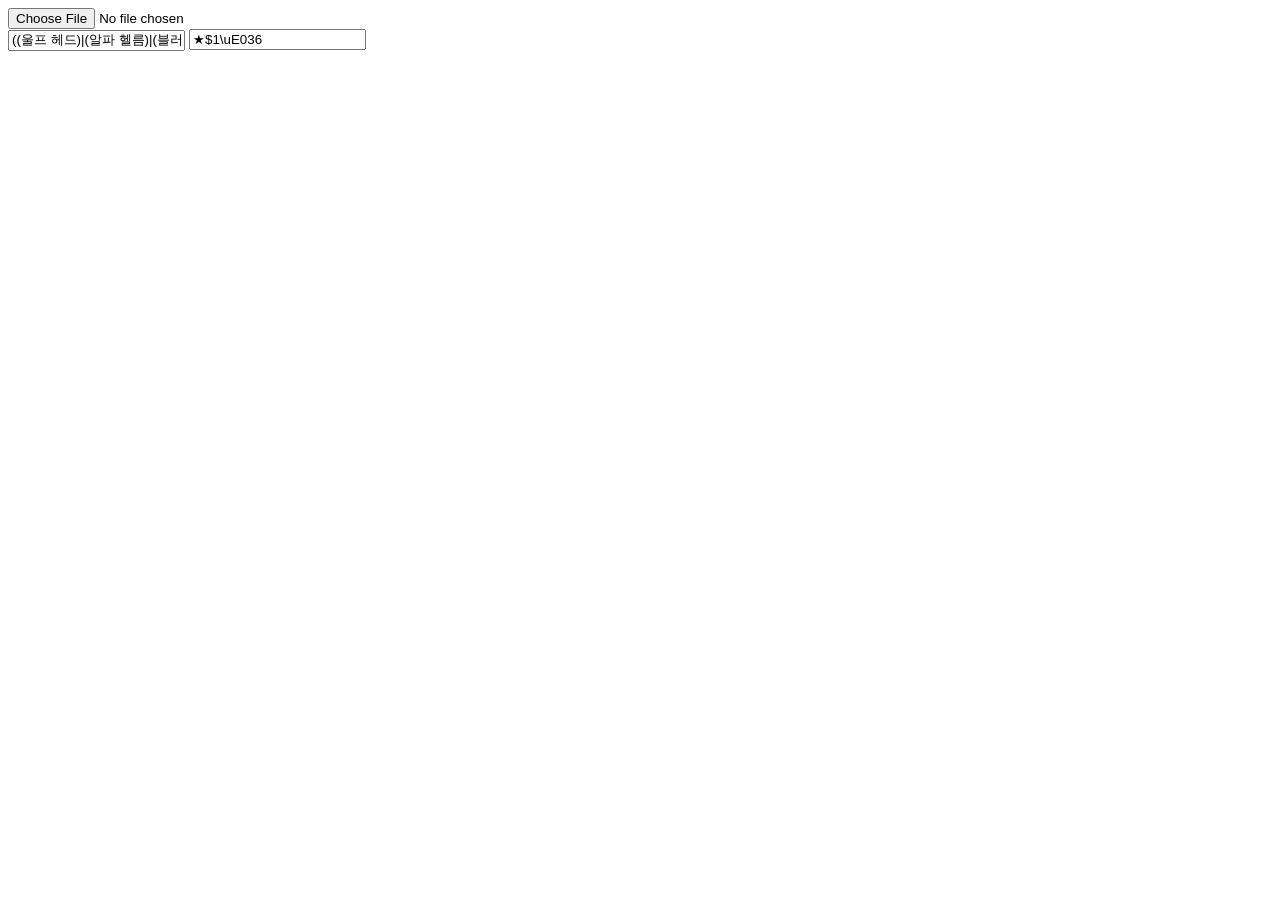
<file: item-names.json_edit.html>
<!DOCTYPE html>
<html>

<head>
    <title>item-names.json 편집기</title>
</head>

<body>
    <input type="file" onchange="loadFile(this.files[0])" accept=".json" required>
    <br>
    <input type="text" id="findtext"
        value='((울프 헤드)|(알파 헬름)|(블러드 스피리트)|(호크 헬름)|(그리폰 헤드레스)|(선 스피리트)|(앤틀러스)|(헌터스 가이즈)|(어스 스피리트)|(팔콘 마스크)|(세이크리드 페더스)|(스카이 스피리트)|(스피리트 마스크)|(토테믹 마스크)|(드림 스피리트))' />
    <input type="text" id="chgtext" value='★$1\uE036' />
    <pre id="output"></pre>
    <pre id="output_change"></pre>
    <script>
        async function loadFile(file) {
            let text = await file.text();
            let findt = document.querySelector("input#findtext").value;
            let chgt = document.querySelector("input#chgtext").value;
            console.log(findt)
            console.log(chgt)
            text = text.replaceAll(new RegExp(`${findt}`, 'g'), chgt)
            console.log(text)
            document.getElementById('output').textContent = text;
            saveToFile_Chrome('item-names.json', text)
        }
        function saveToFile_Chrome(fileName, content) {
            var blob = new Blob([content], { type: 'text/plain' });
            objURL = window.URL.createObjectURL(blob);

            // 이전에 생성된 메모리 해제
            if (window.__Xr_objURL_forCreatingFile__) {
                window.URL.revokeObjectURL(window.__Xr_objURL_forCreatingFile__);
            }
            window.__Xr_objURL_forCreatingFile__ = objURL;
            var a = document.createElement('a');
            a.download = fileName;
            a.href = objURL;
            a.click();
        } 
    </script>
</body>

</html>
</file>
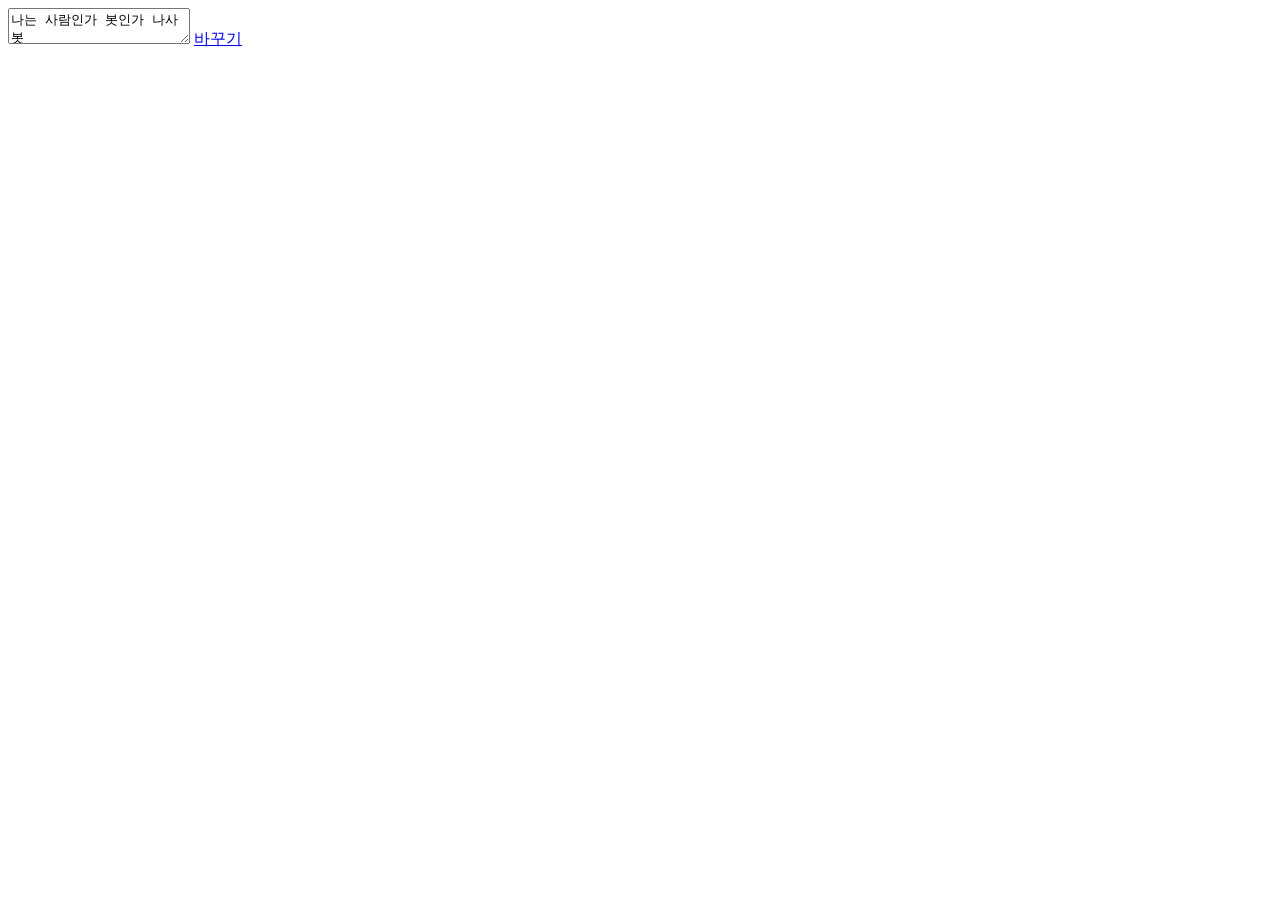
<file: test.html>
<html>
<script>
function cho_hangul(str) {
cho = ["ㄱ","ㄲ","ㄴ","ㄷ","ㄸ","ㄹ","ㅁ","ㅂ","ㅃ","ㅅ","ㅆ","ㅇ","ㅈ","ㅉ","ㅊ","ㅋ","ㅌ","ㅍ","ㅎ"];
result = "";
for(i=0;i<str.length;i++) {
    code = str.charCodeAt(i)-44032;
    if(code>-1 && code<11172) result += cho[Math.floor(code/588)];
    else result += str.charAt(i);
}
return " - " + result;
}
function lp(){
    //줄 바꿈 문자를 기준으로 textarea 문자열을 분리
var txtBox = document.getElementById("inputbox");
var lines = txtBox.value.split("\n");

//내용을 HTML 버전으로 변경
var resultString  = "<p>";
for (var i = 0; i < lines.length; i++) {
resultString +=  lines[i]  +  cho_hangul(lines[i]) + "<br>";
}
resultString += "</p>";

//페이지에 출력
var   blk   = document.getElementById("result");
blk.innerHTML  =  resultString; 
}
</script>
<body>

<textarea id="inputbox" onchange="lp()">
나는 사람인가 봇인가 나사봇
</textarea>
<a href="javascript:lp();">바꾸기</a>

<div id="result"></div>
</body>
</html>
</file>
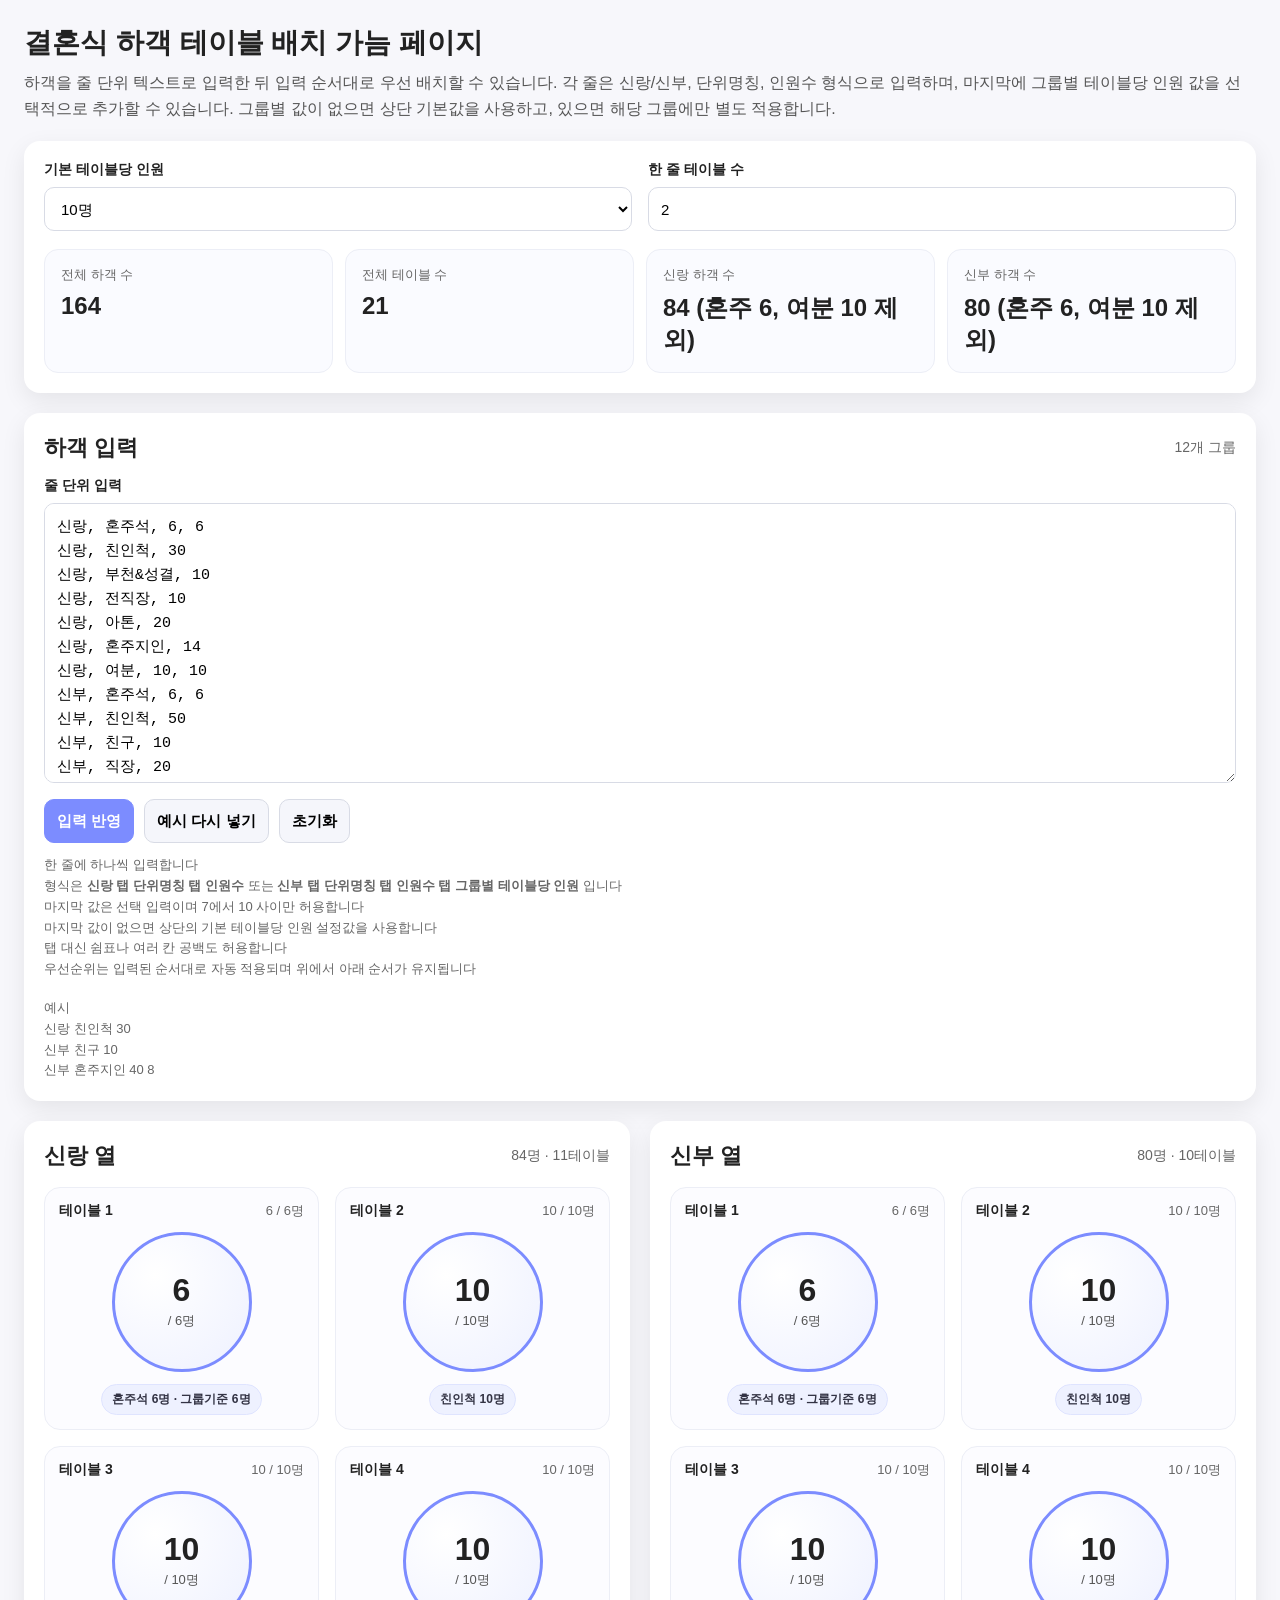
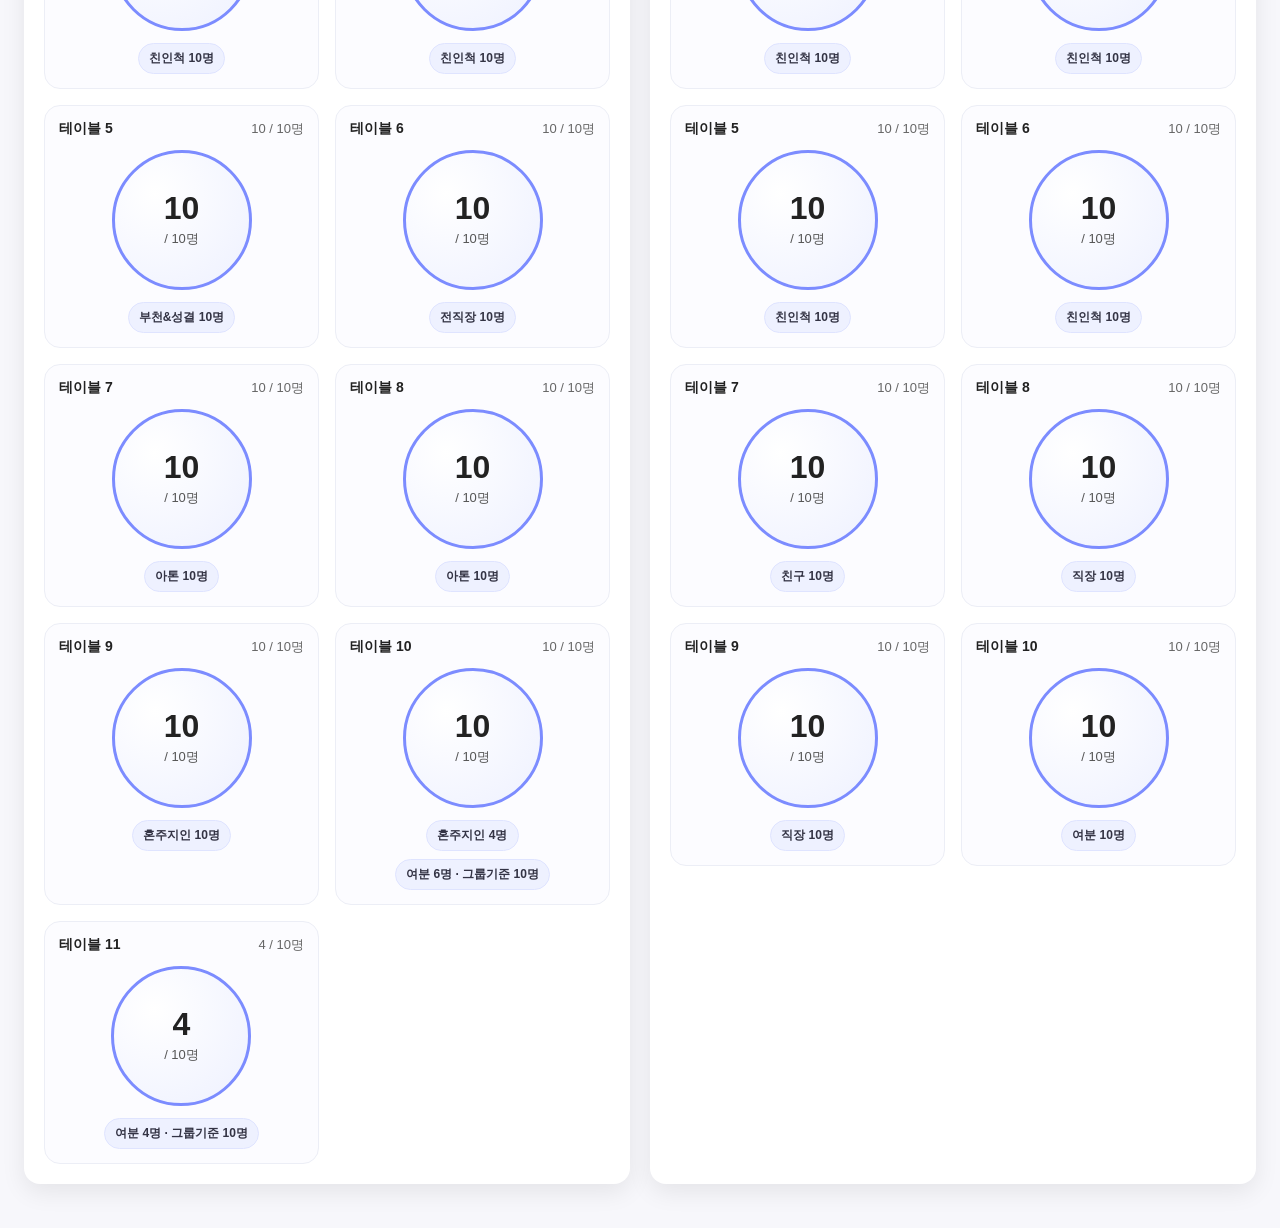
<file: wedding_seat_estimator.html>
<!DOCTYPE html>
<html lang="ko">
<head>
  <meta charset="UTF-8" />
  <meta name="viewport" content="width=device-width, initial-scale=1.0" />
  <title>결혼식 하객 테이블 배치 가늠 페이지</title>
  <style>
    * { box-sizing: border-box; }
    body {
      margin: 0;
      font-family: Arial, "Apple SD Gothic Neo", "Malgun Gothic", sans-serif;
      background: #f7f7fb;
      color: #222;
    }
    .wrap {
      max-width: 1320px;
      margin: 0 auto;
      padding: 24px;
    }
    h1 {
      margin: 0 0 8px;
      font-size: 28px;
    }
    .desc {
      margin: 0 0 20px;
      color: #555;
      line-height: 1.6;
    }
    .panel {
      background: #fff;
      border-radius: 16px;
      padding: 20px;
      box-shadow: 0 8px 24px rgba(0,0,0,0.08);
      margin-bottom: 20px;
    }
    .controls {
      display: grid;
      grid-template-columns: repeat(auto-fit, minmax(220px, 1fr));
      gap: 16px;
      align-items: end;
    }
    label {
      display: flex;
      flex-direction: column;
      gap: 8px;
      font-size: 14px;
      font-weight: 600;
    }
    input, select, button, textarea {
      border: 1px solid #d8dbe5;
      border-radius: 10px;
      padding: 0 12px;
      font-size: 15px;
      background: #fff;
    }
    input, select, button {
      height: 44px;
    }
    textarea {
      min-height: 280px;
      padding: 12px;
      resize: vertical;
      line-height: 1.6;
      font-family: Consolas, "Malgun Gothic", monospace;
    }
    button {
      cursor: pointer;
      font-weight: 700;
    }
    .btn-row {
      display: flex;
      gap: 10px;
      flex-wrap: wrap;
      margin-top: 16px;
    }
    .btn-primary {
      background: #7c8cff;
      color: white;
      border-color: #7c8cff;
    }
    .btn-secondary {
      background: #f5f6fb;
    }
    .summary {
      display: grid;
      grid-template-columns: repeat(auto-fit, minmax(180px, 1fr));
      gap: 12px;
      margin-top: 18px;
    }
    .card {
      background: #fafbff;
      border: 1px solid #eceef6;
      border-radius: 14px;
      padding: 16px;
    }
    .card .label {
      font-size: 13px;
      color: #666;
      margin-bottom: 8px;
    }
    .card .value {
      font-size: 24px;
      font-weight: 700;
    }
    .section-title {
      display: flex;
      align-items: center;
      justify-content: space-between;
      gap: 12px;
      flex-wrap: wrap;
      margin-bottom: 14px;
    }
    .section-title h2 {
      margin: 0;
      font-size: 22px;
    }
    .section-sub {
      color: #666;
      font-size: 14px;
    }
    .helper {
      margin-top: 12px;
      color: #666;
      font-size: 13px;
      line-height: 1.6;
    }
    .layout {
      display: grid;
      grid-template-columns: 1fr 1fr;
      gap: 20px;
    }
    .side-title {
      display: flex;
      align-items: center;
      justify-content: space-between;
      margin-bottom: 16px;
      gap: 12px;
      flex-wrap: wrap;
    }
    .side-title h2 {
      margin: 0;
      font-size: 22px;
    }
    .side-info {
      font-size: 14px;
      color: #666;
    }
    .tables {
      display: grid;
      gap: 16px;
    }
    .table-card {
      background: #fcfcff;
      border: 1px solid #eceef6;
      border-radius: 16px;
      padding: 14px;
    }
    .table-head {
      display: flex;
      justify-content: space-between;
      align-items: center;
      gap: 8px;
      margin-bottom: 12px;
      flex-wrap: wrap;
    }
    .table-no {
      font-size: 14px;
      font-weight: 700;
    }
    .table-meta {
      font-size: 13px;
      color: #666;
    }
    .seat-wrap {
      display: grid;
      gap: 12px;
      justify-content: center;
    }
    .table-circle {
      width: 140px;
      height: 140px;
      border-radius: 50%;
      border: 3px solid #7c8cff;
      background: radial-gradient(circle at 30% 30%, #ffffff, #eef1ff);
      display: flex;
      flex-direction: column;
      align-items: center;
      justify-content: center;
      padding: 12px;
      margin: 0 auto;
      text-align: center;
    }
    .table-seat {
      font-size: 32px;
      font-weight: 700;
      line-height: 1;
    }
    .table-sub {
      font-size: 13px;
      color: #555;
      margin-top: 6px;
    }
    .seat-badges {
      display: flex;
      flex-wrap: wrap;
      gap: 8px;
      justify-content: center;
    }
    .badge {
      padding: 6px 10px;
      border-radius: 999px;
      background: #eef1ff;
      color: #334;
      font-size: 12px;
      font-weight: 600;
      border: 1px solid #dfe4ff;
    }
    .empty-msg {
      color: #777;
      font-size: 14px;
      padding: 12px 0;
    }
    .footer-note {
      margin-top: 18px;
      font-size: 13px;
      color: #666;
      line-height: 1.6;
    }
    @media (max-width: 980px) {
      .layout {
        grid-template-columns: 1fr;
      }
    }
  </style>
</head>
<body>
  <div class="wrap">
    <h1>결혼식 하객 테이블 배치 가늠 페이지</h1>
    <p class="desc">
      하객을 줄 단위 텍스트로 입력한 뒤 입력 순서대로 우선 배치할 수 있습니다.
      각 줄은 신랑/신부, 단위명칭, 인원수 형식으로 입력하며, 마지막에 그룹별 테이블당 인원 값을 선택적으로 추가할 수 있습니다.
      그룹별 값이 없으면 상단 기본값을 사용하고, 있으면 해당 그룹에만 별도 적용합니다.
    </p>

    <div class="panel">
      <div class="controls">
        <label>
          기본 테이블당 인원
          <select id="seatPerTable">
            <option value="7">7명</option>
            <option value="8">8명</option>
            <option value="9">9명</option>
            <option value="10" selected>10명</option>
          </select>
        </label>

        <label>
          한 줄 테이블 수
          <input type="number" id="tablesPerRow" min="1" max="2" value="2" />
        </label>
      </div>

      <div class="summary">
        <div class="card">
          <div class="label">전체 하객 수</div>
          <div class="value" id="totalPeople">0</div>
        </div>
        <div class="card">
          <div class="label">전체 테이블 수</div>
          <div class="value" id="totalTables">0</div>
        </div>
        <div class="card">
          <div class="label">신랑 하객 수</div>
          <div class="value" id="leftPeople">0</div>
        </div>
        <div class="card">
          <div class="label">신부 하객 수</div>
          <div class="value" id="rightPeople">0</div>
        </div>
      </div>
    </div>

    <div class="panel">
      <div class="section-title">
        <h2>하객 입력</h2>
        <div class="section-sub" id="groupCountText">0개 그룹</div>
      </div>

      <label>
        줄 단위 입력
        <textarea id="bulkInput"></textarea>
      </label>

      <div class="btn-row">
        <button class="btn-primary" id="applyBulkBtn" type="button">입력 반영</button>
        <button class="btn-secondary" id="sampleTextBtn" type="button">예시 다시 넣기</button>
        <button class="btn-secondary" id="resetBtn" type="button">초기화</button>
      </div>

      <div class="helper">
        한 줄에 하나씩 입력합니다<br>
        형식은 <strong>신랑 탭 단위명칭 탭 인원수</strong> 또는 <strong>신부 탭 단위명칭 탭 인원수 탭 그룹별 테이블당 인원</strong> 입니다<br>
        마지막 값은 선택 입력이며 7에서 10 사이만 허용합니다<br>
        마지막 값이 없으면 상단의 기본 테이블당 인원 설정값을 사용합니다<br>
        탭 대신 쉼표나 여러 칸 공백도 허용합니다<br>
        우선순위는 입력된 순서대로 자동 적용되며 위에서 아래 순서가 유지됩니다
      </div>

      <div class="footer-note">
        예시<br>
        신랑	친인척	30<br>
        신부	친구	10<br>
        신부	혼주지인	40	8
      </div>
    </div>

    <div class="layout">
      <div class="panel">
        <div class="side-title">
          <h2>신랑 열</h2>
          <div class="side-info" id="leftSummaryText"></div>
        </div>
        <div class="tables" id="leftTablesWrap"></div>
      </div>

      <div class="panel">
        <div class="side-title">
          <h2>신부 열</h2>
          <div class="side-info" id="rightSummaryText"></div>
        </div>
        <div class="tables" id="rightTablesWrap"></div>
      </div>
    </div>
  </div>

  <script>
    const seatPerTableEl = document.getElementById('seatPerTable');
    const tablesPerRowEl = document.getElementById('tablesPerRow');
    const resetBtn = document.getElementById('resetBtn');
    const groupCountTextEl = document.getElementById('groupCountText');
    const bulkInputEl = document.getElementById('bulkInput');
    const applyBulkBtn = document.getElementById('applyBulkBtn');
    const sampleTextBtn = document.getElementById('sampleTextBtn');

    const totalPeopleEl = document.getElementById('totalPeople');
    const totalTablesEl = document.getElementById('totalTables');
    const leftPeopleEl = document.getElementById('leftPeople');
    const rightPeopleEl = document.getElementById('rightPeople');
    const leftSummaryTextEl = document.getElementById('leftSummaryText');
    const rightSummaryTextEl = document.getElementById('rightSummaryText');
    const leftTablesWrapEl = document.getElementById('leftTablesWrap');
    const rightTablesWrapEl = document.getElementById('rightTablesWrap');

    const DEFAULT_SAMPLE = [

      ['신랑', '혼주석', '6','6'],
      ['신랑', '친인척', '30'],
      ['신랑', '부천&성결', '10'],
      ['신랑', '전직장', '10'],
      ['신랑', '아톤', '20'],
      ['신랑', '혼주지인', '14'],
      ['신랑', '여분', '10', '10'],
      ['신부', '혼주석', '6','6'],
      ['신부', '친인척', '50'],
      ['신부', '친구', '10'],
      ['신부', '직장', '20'],
      ['신부', '여분', '10'],
    ].map(function(row) { return row.join(', '); }).join('\n');

    let groups = [];

    function clampNumber(value, min, max) {
      const num = Number(value);
      if (!Number.isFinite(num)) return min;
      return Math.max(min, Math.min(max, Math.floor(num)));
    }

    function normalizeSide(value) {
      const v = String(value).trim().toLowerCase();
      if (v === '신랑' || v === 'left') return 'left';
      if (v === '신부' || v === 'right') return 'right';
      return '';
    }

    function escapeHtml(value) {
      return String(value)
        .replace(/&/g, '&amp;')
        .replace(/</g, '&lt;')
        .replace(/>/g, '&gt;')
        .replace(/"/g, '&quot;')
        .replace(/'/g, '&#39;');
    }

    function parseBulkInput(text) {
      const lines = String(text).split(/\r?\n/);
      const parsed = [];
      const errors = [];

      lines.forEach(function(rawLine, index) {
        const line = rawLine.trim();
        if (!line) return;

        let parts = line.split('\t').map(function(v) { return v.trim(); }).filter(Boolean);
        if (parts.length < 3) {
          parts = line.split(',').map(function(v) { return v.trim(); }).filter(Boolean);
        }
        if (parts.length < 3) {
          parts = line.split(/\s{2,}/).map(function(v) { return v.trim(); }).filter(Boolean);
        }

        if (parts.length < 3) {
          errors.push((index + 1) + '번째 줄 형식 오류: ' + line);
          return;
        }
        if (parts.length > 4) {
          errors.push((index + 1) + '번째 줄 값이 너무 많습니다: ' + line);
          return;
        }

        const side = normalizeSide(parts[0]);
        const name = parts[1];
        const count = clampNumber(parts[2], 0, Number.MAX_SAFE_INTEGER);
        const customSeatPerTableRaw = parts.length === 4 ? parts[3] : '';
        let customSeatPerTable = null;

        if (!side) {
          errors.push((index + 1) + '번째 줄 배치열 오류: ' + parts[0]);
          return;
        }
        if (!name) {
          errors.push((index + 1) + '번째 줄 단위명칭 누락');
          return;
        }
        if (parts.length === 4) {
          const num = Number(customSeatPerTableRaw);
          if (!Number.isFinite(num) || Math.floor(num) < 6 || Math.floor(num) > 10) {
            errors.push((index + 1) + '번째 줄 그룹별 테이블당 인원은 7~10만 허용됩니다: ' + customSeatPerTableRaw);
            return;
          }
          customSeatPerTable = Math.floor(num);
        }

        parsed.push({
          side: side,
          name: name,
          count: count,
          customSeatPerTable: customSeatPerTable,
          priority: parsed.length + 1
        });
      });

      return { parsed: parsed, errors: errors };
    }

    function applyBulkInput() {
      const result = parseBulkInput(bulkInputEl.value);
      if (result.errors.length > 0) {
        alert('입력 오류가 있습니다\n\n' + result.errors.join('\n'));
        return;
      }
      groups = result.parsed;
      update();
    }

    function buildSideTables(side) {
      const defaultSeatPerTable = clampNumber(seatPerTableEl.value, 7, 10);
      const filtered = groups
        .filter(function(group) { return group.side === side && group.count > 0; })
        .sort(function(a, b) { return a.priority - b.priority; });

      const tables = [];
      let currentTable = null;

      filtered.forEach(function(group) {


        let remaining = group.count;
        const groupSeatLimit = group.customSeatPerTable || defaultSeatPerTable;

        while (remaining > 0) {
          const needsNewTable = !currentTable || currentTable.filled >= currentTable.capacity || currentTable.capacity !== groupSeatLimit;

          if (needsNewTable) {
            currentTable = {
              tableNo: tables.length + 1,
              filled: 0,
              capacity: groupSeatLimit,
              allocations: []
            };
            tables.push(currentTable);
          }

          const available = currentTable.capacity - currentTable.filled;
          const assigned = Math.min(remaining, available);

          currentTable.allocations.push({
            name: group.name,
            count: assigned,
            customSeatPerTable: group.customSeatPerTable
          });

          currentTable.filled += assigned;
          remaining -= assigned;

          if (currentTable.filled >= currentTable.capacity) {
            currentTable = null;
          }
        }
      });

      return {
        totalPeople: filtered
          .filter(function(group) { return group.name !== '혼주석'; })
          .filter(function(group) { return group.name !== '여분'; })
          .reduce(function(sum, group) { return sum + group.count; }, 0),
        tables: tables
      };
    }

    function renderTables(container, data) {
      const tablesPerRow = clampNumber(tablesPerRowEl.value, 1, 10);
      container.innerHTML = '';
      container.style.gridTemplateColumns = 'repeat(' + tablesPerRow + ', minmax(180px, 1fr))';

      if (data.tables.length === 0) {
        container.innerHTML = '<div class="empty-msg">배치할 인원이 없습니다.</div>';
        return;
      }

      data.tables.forEach(function(table) {
        const card = document.createElement('div');
        card.className = 'table-card';

        const badges = table.allocations.map(function(item) {
          const extra = item.customSeatPerTable ? ' · 그룹기준 ' + item.customSeatPerTable + '명' : '';
          return '<span class="badge">' + escapeHtml(item.name) + ' ' + item.count + '명' + extra + '</span>';
        }).join('');

        card.innerHTML = '' +
          '<div class="table-head">' +
            '<div class="table-no">테이블 ' + table.tableNo + '</div>' +
            '<div class="table-meta">' + table.filled + ' / ' + table.capacity + '명</div>' +
          '</div>' +
          '<div class="seat-wrap">' +
            '<div class="table-circle">' +
              '<div class="table-seat">' + table.filled + '</div>' +
              '<div class="table-sub">/ ' + table.capacity + '명</div>' +
            '</div>' +
            '<div class="seat-badges">' + badges + '</div>' +
          '</div>';

        container.appendChild(card);
      });
    }

    function update() {
      const leftData = buildSideTables('left');
      const rightData = buildSideTables('right');

      const leftHonju = groups
        .filter(function(g) { return g.side === 'left' && g.name === '혼주석'; })
        .reduce(function(sum, g) { return sum + g.count; }, 0);
      const leftBuffer = groups
        .filter(function(g) { return g.side === 'left' && g.name === '여분'; })
        .reduce(function(sum, g) { return sum + g.count; }, 0);
      const rightHonju = groups
        .filter(function(g) { return g.side === 'right' && g.name === '혼주석'; })
        .reduce(function(sum, g) { return sum + g.count; }, 0);
      const rightBuffer = groups
        .filter(function(g) { return g.side === 'right' && g.name === '여분'; })
        .reduce(function(sum, g) { return sum + g.count; }, 0);

      renderTables(leftTablesWrapEl, leftData);
      renderTables(rightTablesWrapEl, rightData);

      const totalPeople = leftData.totalPeople + rightData.totalPeople;
      const totalTables = leftData.tables.length + rightData.tables.length;

      totalPeopleEl.textContent = totalPeople.toLocaleString();
      totalTablesEl.textContent = totalTables.toLocaleString();
      leftPeopleEl.textContent = leftData.totalPeople.toLocaleString() + ' (혼주 ' + leftHonju + ', 여분 ' +leftBuffer + ' 제외)';
      rightPeopleEl.textContent = rightData.totalPeople.toLocaleString() + ' (혼주 ' + rightHonju + ', 여분 ' +rightBuffer + ' 제외)';
      leftSummaryTextEl.textContent = leftData.totalPeople.toLocaleString() + '명 · ' + leftData.tables.length + '테이블';
      rightSummaryTextEl.textContent = rightData.totalPeople.toLocaleString() + '명 · ' + rightData.tables.length + '테이블';
      groupCountTextEl.textContent = groups.length + '개 그룹';
    }

    applyBulkBtn.addEventListener('click', applyBulkInput);
    sampleTextBtn.addEventListener('click', function() {
      bulkInputEl.value = DEFAULT_SAMPLE;
      applyBulkInput();
    });
    resetBtn.addEventListener('click', function() {
      bulkInputEl.value = '';
      groups = [];
      update();
    });

    [seatPerTableEl, tablesPerRowEl].forEach(function(el) {
      el.addEventListener('input', update);
      el.addEventListener('change', update);
    });

    bulkInputEl.value = DEFAULT_SAMPLE;
    applyBulkInput();
  </script>
</body>
</html>
</file>
